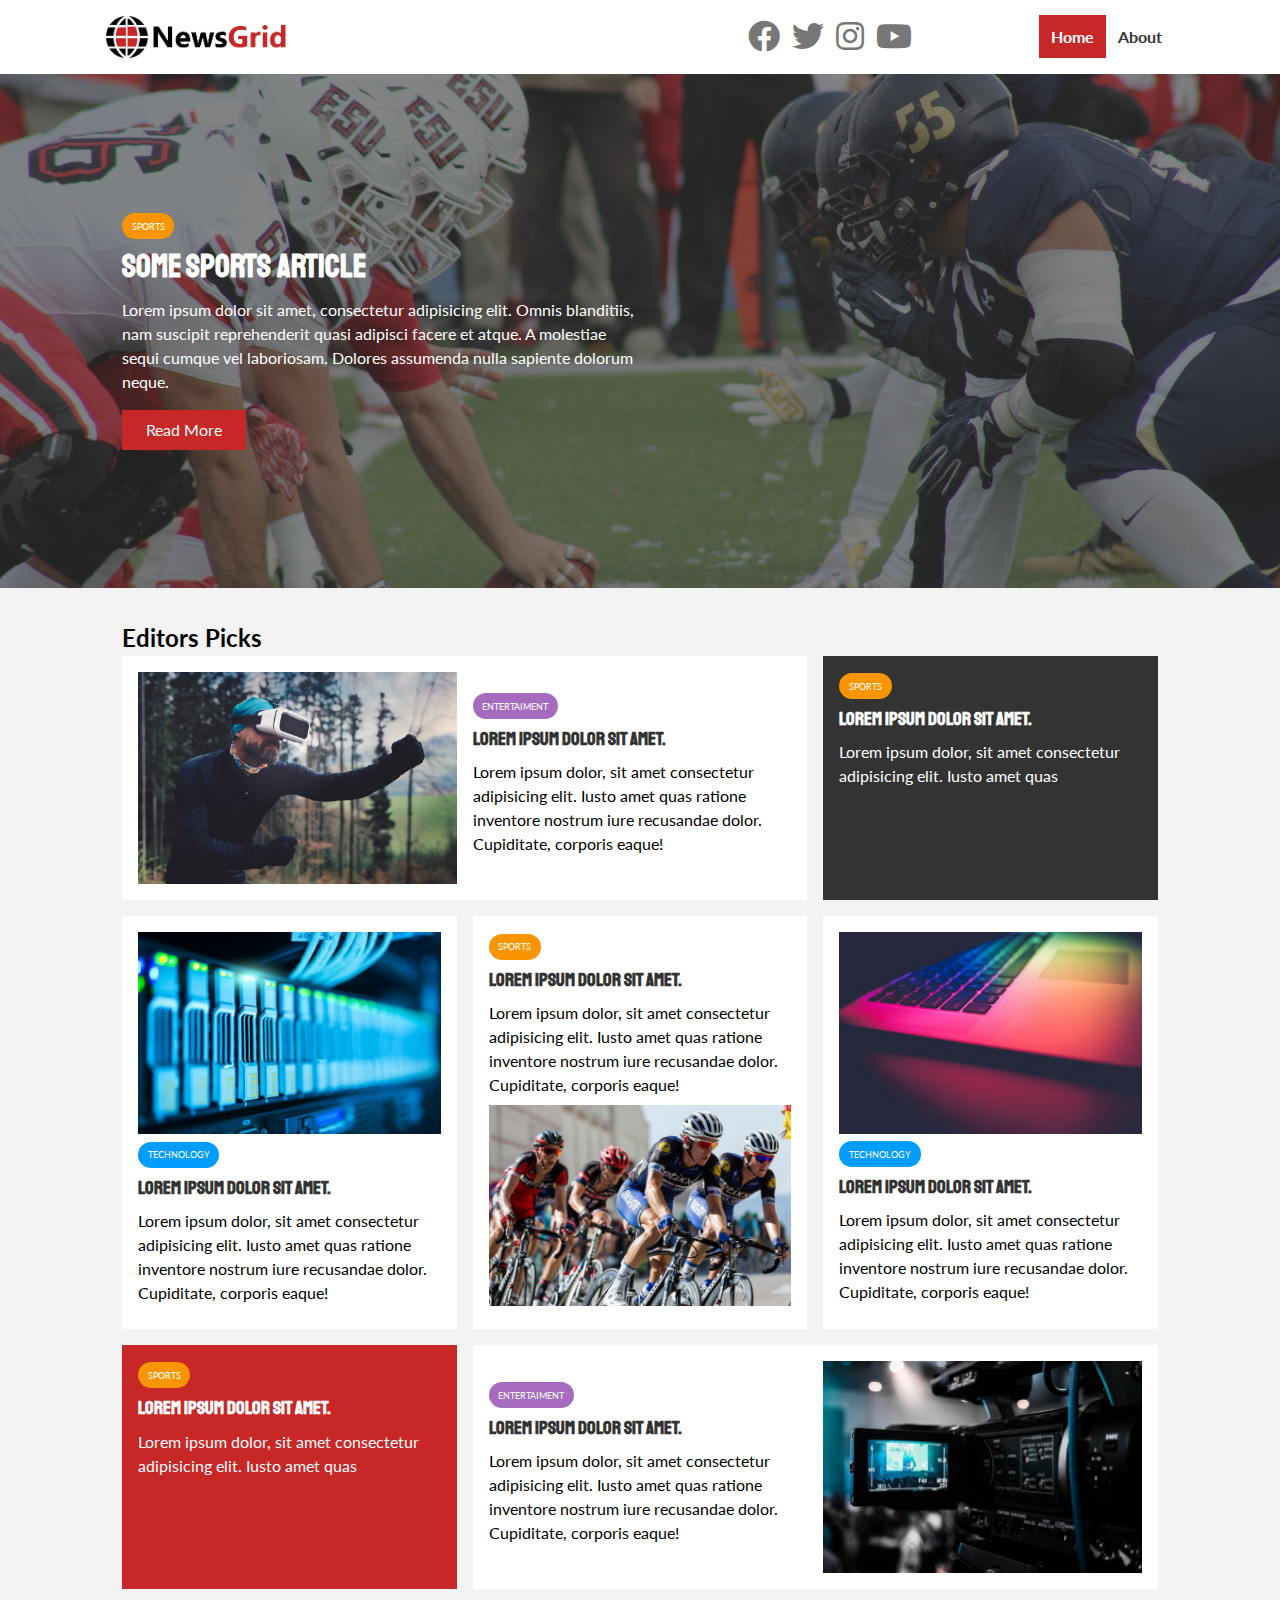
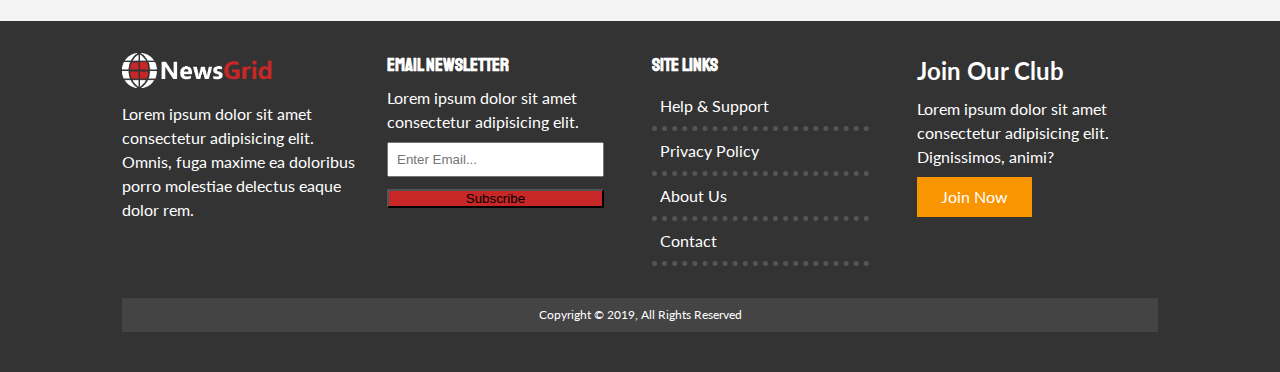
<file: index.html>
<!DOCTYPE html>
<html lang="en">
<head>
  <meta charset="UTF-8">
  <meta name="viewport" content="width=device-width, initial-scale=1.0">
  <link rel="stylesheet" href="https://cdnjs.cloudflare.com/ajax/libs/font-awesome/5.15.1/css/all.min.css">
  <link href="https://fonts.googleapis.com/css2?family=Lato&family=Staatliches&display=swap" rel="stylesheet"> 
  <link rel="stylesheet" href="style.css">
  <link rel="stylesheet" media="screen and (max-width: 768px)" href="./mobile.css">
  <link rel="shortcut icon" type="image/x-icon" href="./favicon.ico">
  <title>NewsGrid | Latest News</title>
</head>
<body>
  <nav id="main-nav">
    <div class="container">
      <img src="img/logo.png" alt="NewsGrid" class="logo">
      <div class="social">
        <a href="http://facebook.com" target="_blank"><i class="fab fa-facebook fa-2x"></i></a>
        <a href="http://twitter.com" target="_blank"><i class="fab fa-twitter fa-2x"></i></a>
        <a href="http://instagram.com" target="_blank"><i class="fab fa-instagram fa-2x"></i></a>
        <a href="http://youtube.com" target="_blank"><i class="fab fa-youtube fa-2x"></i></a>
      </div>
      <ul>
        <li><a href="index.html" class="current">Home</a></li>
        <li><a href="about.html" >About</a></li>
      </ul>  
    </div>
  </nav>

<!-- Showcase -->
<header id="showcase">
  <div class="container">
    <div class="showcase-container">
      <div class="showcase-content">
        <div class="category category-sports"> Sports </div>
        <h1>Some Sports Article</h1>
        <p>Lorem ipsum dolor sit amet, consectetur adipisicing elit. Omnis blanditiis, nam suscipit reprehenderit quasi adipisci facere et atque. A molestiae sequi cumque vel laboriosam. Dolores assumenda nulla sapiente dolorum neque.</p>
        <a href="article.html" class="btn btn-primary">Read More</a>
      </div>
    </div>
  </div>
</header>

<!-- Home Articles -->
<section id="home-articles" class="py-2">
  <div class="container">
    <h2>Editors Picks</h2>
    <div class="articles-container">

      <article class='card'>
          <img src="img/articles/ent1.jpg" alt="">
          <div>
            <div class="category category-ent">Entertaiment</div>
            <h3><a href="article.html">Lorem ipsum dolor sit amet.</a></h3>
            <p>Lorem ipsum dolor, sit amet consectetur adipisicing elit. Iusto amet quas ratione inventore nostrum iure recusandae dolor. Cupiditate, corporis eaque!</p>
          </div>
      </article>

      <article class='card bg-dark'>
          <div class="category category-sports">Sports</div>
          <h3><a href="article.html">Lorem ipsum dolor sit amet.</a></h3>
          <p>Lorem ipsum dolor, sit amet consectetur adipisicing elit. Iusto amet quas 
      </article>

      <article class='card'>
        <img src="img/articles/tech1.jpg" alt="">
          <div class="category category-tech">Technology</div>
          <h3><a href="article.html">Lorem ipsum dolor sit amet.</a></h3>
          <p>Lorem ipsum dolor, sit amet consectetur adipisicing elit. Iusto amet quas ratione inventore nostrum iure recusandae dolor. Cupiditate, corporis eaque!</p>
      </article>


      <article class='card'>
          <div class="category category-sports">Sports</div>
          <h3><a href="article.html">Lorem ipsum dolor sit amet.</a></h3>
          <p>Lorem ipsum dolor, sit amet consectetur adipisicing elit. Iusto amet quas ratione inventore nostrum iure recusandae dolor. Cupiditate, corporis eaque!</p>
          <img src="img/articles/sports1.jpg" alt="">
      </article>

      <article class='card'>
        <img src="img/articles/tech2.jpg" alt="">
          <div class="category category-tech">Technology</div>
          <h3><a href="article.html">Lorem ipsum dolor sit amet.</a></h3>
          <p>Lorem ipsum dolor, sit amet consectetur adipisicing elit. Iusto amet quas ratione inventore nostrum iure recusandae dolor. Cupiditate, corporis eaque!</p>
      </article>

      <article class='card bg-primary'>
        <div class="category category-sports">Sports</div>
        <h3><a href="article.html">Lorem ipsum dolor sit amet.</a></h3>
        <p>Lorem ipsum dolor, sit amet consectetur adipisicing elit. Iusto amet quas 
      </article>

      <article class='card'>
        <div>
          <div class="category category-ent">Entertaiment</div>
          <h3><a href="article.html">Lorem ipsum dolor sit amet.</a></h3>
          <p>Lorem ipsum dolor, sit amet consectetur adipisicing elit. Iusto amet quas ratione inventore nostrum iure recusandae dolor. Cupiditate, corporis eaque!</p>
        </div>
        <img src="img/articles/ent2.jpg" alt="">
      </article>
    </section>


<!-- Footer -->
<footer id="main-footer" class="py-2">
  <div class="container footer-container">
    <div>
      <img src="img/logo_light.png" alt="NewsGrid">
      <p>Lorem ipsum dolor sit amet consectetur adipisicing elit. Omnis, fuga maxime ea doloribus porro molestiae delectus eaque dolor rem.</p>
    </div>
    <div>
      <h3>Email Newsletter</h3>
      <p>Lorem ipsum dolor sit amet consectetur adipisicing elit.</p>
      <form name="contact" method="POST" data-netlify="true">
        <input type="email" name='email' placeholder="Enter Email...">
        <input type="submit" value="Subscribe" class="bnt btn-primary">
      </form>
    </div>

    <div>
      <h3>Site Links</h3>
      <ul class="list">
        <li><a href="#">Help & Support</a></li>
        <li><a href="#">Privacy Policy</a></li>
        <li><a href="#">About Us</a></li>
        <li><a href="#">Contact</a></li>
      </ul>
    </div>

    <div>
      <h2>Join Our Club</h2>
      <p>Lorem ipsum dolor sit amet consectetur adipisicing elit. Dignissimos, animi?</p>
      <a href="#" class="btn btn-secondary">Join Now</a>
    </div>

    <p>
      Copyright &copy; 2019, All Rights Reserved
    </p>


  </div>
</footer>




    </div>
  </div>


  


</body>
</html>
</file>
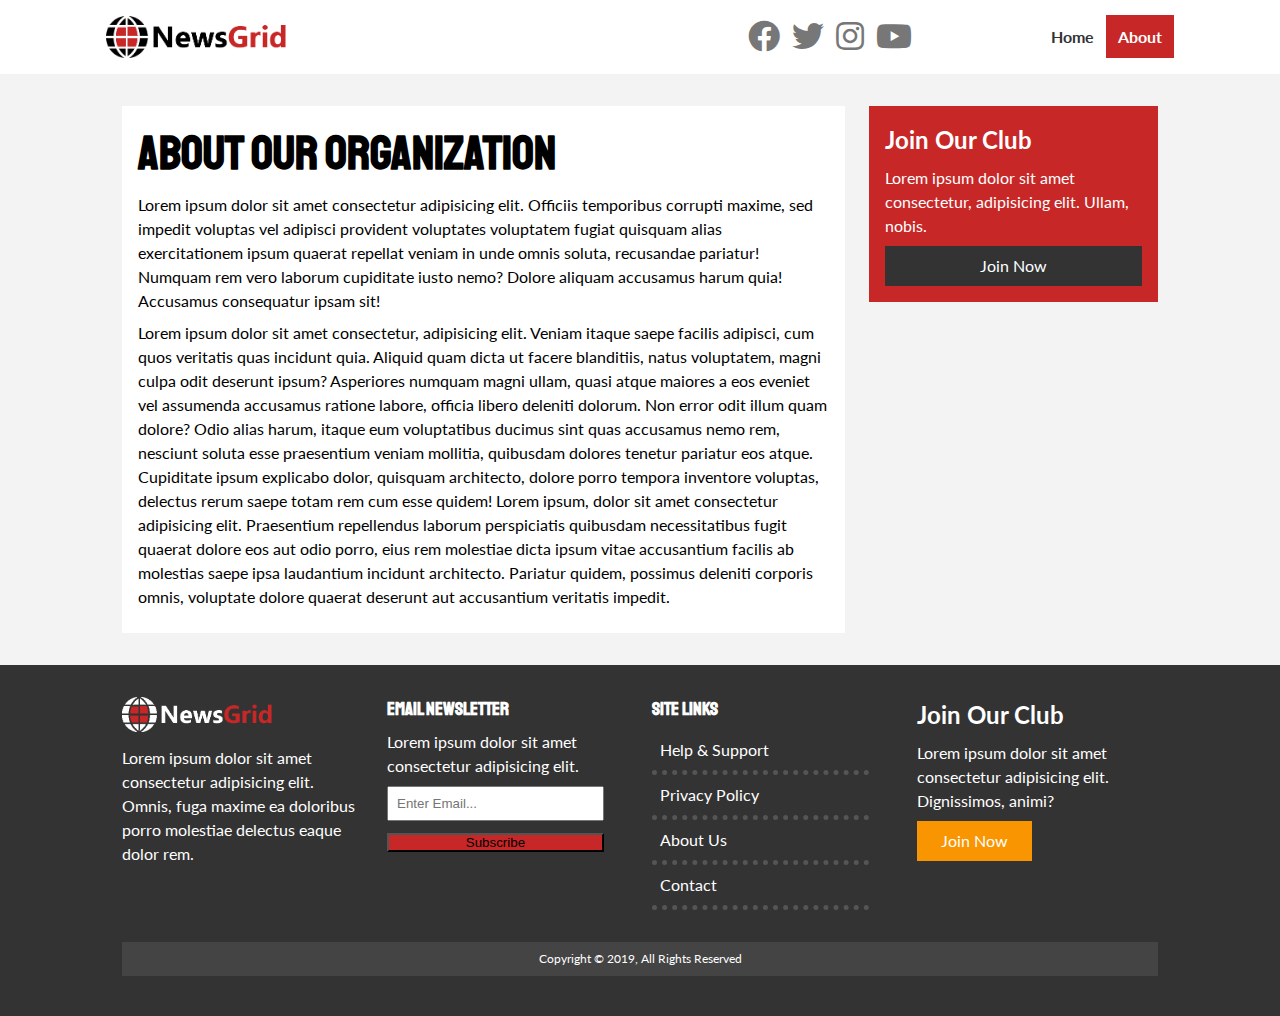
<file: about.html>
<!DOCTYPE html>
<html lang="en">
<head>
  <meta charset="UTF-8">
  <meta name="viewport" content="width=device-width, initial-scale=1.0">
  <link rel="stylesheet" href="https://cdnjs.cloudflare.com/ajax/libs/font-awesome/5.15.1/css/all.min.css">
  <link href="https://fonts.googleapis.com/css2?family=Lato&family=Staatliches&display=swap" rel="stylesheet"> 
  <link rel="stylesheet" href="style.css">
  <link rel="stylesheet" media="screen and (max-width: 768px)" href="./mobile.css">
  <link rel="shortcut icon" type="image/x-icon" href="./favicon.ico">
  <title>NewsGrid | About</title>
</head>
<body>

  <!-- Navbar -->
  <nav id="main-nav">
    <div class="container">
      <img src="img/logo.png" alt="NewsGrid" class="logo">
      <div class="social">
        <a href="http://facebook.com" target="_blank"><i class="fab fa-facebook fa-2x"></i></a>
        <a href="http://twitter.com" target="_blank"><i class="fab fa-twitter fa-2x"></i></a>
        <a href="http://instagram.com" target="_blank"><i class="fab fa-instagram fa-2x"></i></a>
        <a href="http://youtube.com" target="_blank"><i class="fab fa-youtube fa-2x"></i></a>
      </div>
      <ul>
        <li><a href="index.html" >Home</a></li>
        <li><a href="about.html"  class="current">About</a></li>
      </ul>  
    </div>
  </nav>
<!-- Section About -->
<section id="about">
  <div class="container">
    <div class="page-container">
      <article class="card">
        <h1 class='l-heading'>About Our Organization</h1>
        <p>Lorem ipsum dolor sit amet consectetur adipisicing elit. Officiis temporibus corrupti maxime, sed impedit voluptas vel adipisci provident voluptates voluptatem fugiat quisquam alias exercitationem ipsum quaerat repellat veniam in unde omnis soluta, recusandae pariatur! Numquam rem vero laborum cupiditate iusto nemo? Dolore aliquam accusamus harum quia! Accusamus consequatur ipsam sit!</p>
        <p>Lorem ipsum dolor sit amet consectetur, adipisicing elit. Veniam itaque saepe facilis adipisci, cum quos veritatis quas incidunt quia. Aliquid quam dicta ut facere blanditiis, natus voluptatem, magni culpa odit deserunt ipsum? Asperiores numquam magni ullam, quasi atque maiores a eos eveniet vel assumenda accusamus ratione labore, officia libero deleniti dolorum. Non error odit illum quam dolore? Odio alias harum, itaque eum voluptatibus ducimus sint quas accusamus nemo rem, nesciunt soluta esse praesentium veniam mollitia, quibusdam dolores tenetur pariatur eos atque. Cupiditate ipsum explicabo dolor, quisquam architecto, dolore porro tempora inventore voluptas, delectus rerum saepe totam rem cum esse quidem! Lorem ipsum, dolor sit amet consectetur adipisicing elit. Praesentium repellendus laborum perspiciatis quibusdam necessitatibus fugit quaerat dolore eos aut odio porro, eius rem molestiae dicta ipsum vitae accusantium facilis ab molestias saepe ipsa laudantium incidunt architecto. Pariatur quidem, possimus deleniti corporis omnis, voluptate dolore quaerat deserunt aut accusantium veritatis impedit.</p>
      </article>
      <aside class= "card bg-primary">
        <h2>Join Our Club</h2>
        <p>Lorem ipsum dolor sit amet consectetur, adipisicing elit. Ullam, nobis.</p>
        <a href="" class="btn btn-dark btn-block">Join Now</a>
      </aside>

    </div>
  </div>
</section>




<!-- Footer -->
<footer id="main-footer" class="py-2">
  <div class="container footer-container">
    <div>
      <img src="img/logo_light.png" alt="NewsGrid">
      <p>Lorem ipsum dolor sit amet consectetur adipisicing elit. Omnis, fuga maxime ea doloribus porro molestiae delectus eaque dolor rem.</p>
    </div>
    <div>
      <h3>Email Newsletter</h3>
      <p>Lorem ipsum dolor sit amet consectetur adipisicing elit.</p>
      <form name="contact" method="POST" data-netlify="true">
        <input type="email" name='email' placeholder="Enter Email...">
        <input type="submit" value="Subscribe" class="bnt btn-primary">
      </form>
    </div>

    <div>
      <h3>Site Links</h3>
      <ul class="list">
        <li><a href="#">Help & Support</a></li>
        <li><a href="#">Privacy Policy</a></li>
        <li><a href="#">About Us</a></li>
        <li><a href="#">Contact</a></li>
      </ul>
    </div>

    <div>
      <h2>Join Our Club</h2>
      <p>Lorem ipsum dolor sit amet consectetur adipisicing elit. Dignissimos, animi?</p>
      <a href="#" class="btn btn-secondary">Join Now</a>
    </div>

    <p>
      Copyright &copy; 2019, All Rights Reserved
    </p>


  </div>
</footer>




    </div>
  </div>


  


</body>
</html>
</file>
<file: style.css>
:root {
  --primary-color: #c72727;
  --secondary-color: #f99500;
  --light-color: #f3f3f3;
  --dark-color: #333;
  --max-width: 1100px;
}

.category {
  --sports-color: #f99500;
  --ent-color: #a66bbe;
  --tech-color: #009cff;
}

* {
  margin: 0;
  padding: 0;
  box-sizing: border-box;
}

body {
  font-family: "Lato", sans-serif;
  line-height: 1.5;
  background: var(--light-color);
}

a {
  color: #333;
  text-decoration: none;
}

ul {
  list-style: none;
}

p {
  margin: 0.5rem 0;
}

img {
  width: 100%;
}

h1, h3, h4, h5 ,h6 {
  font-family: "Staatliches", cursive;
  margin-bottom: .55rem;
  line-height: 1.3;
}

/* Utility */
.container {
  max-width: var(--max-width);
  margin: auto;
  padding: 0 2rem;
  overflow: hidden;
}

.category {
  display: inline-block;
  color: #fff;
  font-size: 0.55rem;
  text-transform: uppercase;
  padding: 0.4rem 0.6rem;
  border-radius: 15px;
  margin-bottom: 0.5rem;
}

.category-sports {
  background: var(--sports-color)
}
.category-ent {
  background: var(--ent-color)
}
.category-tech {
  background: var(--tech-color)
}

.btn {
  display: inline-block;
  border: none;
  background: var(--dark-color);
  color: #fff;
  padding: 0.5rem 1.5rem;
}

.btn-light { background: var(--light-color)}
.btn-primary { background: var(--primary-color)}
.btn-secondary { background: var(--secondary-color)}


.btn:hover {
  opacity:0.9;
}

.btn-block {
  display: block;
  width: 100%;
  text-align: center;
}

.card {
  background: #fff;
  padding: 1rem;
}

.bg-dark {
  background: var(--dark-color);
  color: #fff;
}

.bg-primary {
  background: var(--primary-color);
  color: #fff;
}

.bg-secondary {
  background: var(--secondary-color);
  color: #fff;
}

.bg-dark h1,
.bg-dark h2,
.bg-dark-h3,
.bg-dark a,
.bg-primary h1,
.bg-primary h2,
.bg-primary h3,
.bg-primary a,
.bg-secondary h1, 
.bg-secondary h2, 
.bg-secondary h3,
.bg-secondary a{
  color: #fff;
}



.py-1 {padding: 1.5rem 0}
.py-2 {padding: 2rem 0}
.py-3 {padding: 3rem 0}

.p-1 {padding: 1.5rem}
.p-2 {padding: 2rem}
.p-3 {padding: 3rem}

.l-heading {
  font-size: 3rem;
}


.list li {
  padding: .5rem ;
  border-bottom: #555 dotted 5px;
  width: 90%;
}

.list li a:hover {
  color: var(--primary-color) !important;
}

/* Inner page grid container */
.page-container {
  display: grid;
  grid-template-columns: 5fr 2fr;
  margin: 2rem 0;
  grid-gap: 1.5rem;
}

.page-container > *:first-child {
  grid-row: 1 / span 3;
}

/* Navigation */
#main-nav {
  background: #fff;
  position: sticky;
  top:0;
  z-index: 2;
}

#main-nav .container {
  display: grid;
  grid-template-columns: 6fr 3fr 2fr;
  padding: 1rem;
  align-items: center;
}

#main-nav .logo {
  width: 180px;
}

#main-nav ul {
  justify-self: end;
  display: flex; 
}

#main-nav ul li a {
  padding: 0.75rem;
  font-weight: bold;
}

#main-nav ul li a.current {
  background: var(--primary-color);
  color: #fff;
}

#main-nav ul li a:hover {
  background: var(--light-color);
  color: var(--dark-color);
}

#main-nav .social {
  justify-self: center;
}

#main-nav .social i {
  color: #777;
  margin-right: 0.5rem;
}

/* Showcase */
#showcase {
  color: #fff;
  background: #333;
  padding: 2rem;
  position: relative;
}

#showcase:before {
  content: '';
  background: url('./img/featured.jpg') no-repeat center center/cover;
  position: absolute;
  top: 0;
  left: 0;
  width: 100%;
  height: 100%;
  opacity:0.4;
}

#showcase .showcase-container {
  display: grid;
  grid-template-columns:repeat(2, 1fr);
  justify-content: center;
  align-items: center;
  height: 50vh;
}

#showcase .showcase-content {
  z-index: 1;

}

#showcase .showcase-content p {
   margin-bottom: 1rem;
}

/* Home Articles */
#home-articles .articles-container {
  display: grid;
  grid-template-columns: repeat(3,1fr);
  grid-gap: 1rem;
}

#home-articles .articles-container > *:first-child,
#home-articles .articles-container > *:last-child {
  display: grid;
  grid-template-columns: repeat(2,1fr);
  grid-gap: 1rem;
  align-items: center;
  grid-column: 1 / span 2;
}

#home-articles .articles-container > *:last-child  {
  grid-column: 2 / span 2;
}


#article .meta {
  display: flex;
  justify-content: space-between;
  align-items: center;
  background: #eee;
  padding: 0.5rem;
}

#article .meta .category {
  margin-top: 0.5rem;
}


/* Footer */
#main-footer {
  background: var(--dark-color);
  color: #fff;
}

#main-footer img {
  width: 150px;
}

#main-footer a {
  color: #fff;
}

#main-footer .footer-container {
  display: grid;
  grid-template-columns: repeat(4,1fr);
  grid-gap: 1.5rem;
}

#main-footer .footer-container > *:last-child {
  background: #444;
  grid-column: 1 / span 4;
  padding: 0.5rem;
  text-align: center;
  font-size: 0.75rem;
}

#main-footer .footer-container input[type="email"] {
  width: 90%;
  padding: 0.5rem;
  margin-bottom: 0.5rem;
}

#main-footer .footer-container input[type='submit']{
  width: 90%;
}
</file>
<file: mobile.css>
/* Navigation */
#main-nav .container .social {
  display: none;
}

#main-nav .container {
  grid-template-columns: 1fr;
  grid-gap: 1.2rem;
}

#main-nav ul,
#main-nav .logo {
  justify-self: center;
}

#main-nav ul li a {
  padding: 0.5rem;
}


#home-articles .articles-container {
  grid-template-columns: repeat(2, 1fr);
}

#home-articles .articles-container > *:first-child,
#home-articles .articles-container > *:last-child  {
  grid-template-columns: 1fr;
  grid-column: 1;
}

@media(max-width: 600px) {
  /* Stack Grid Items */
  #showcase .showcase-container,
  #home-articles .articles-container,
  #main-footer .footer-container {
    grid-template-columns: 1fr;
  }

  #main-footer .footer-container > *:last-child {
    grid-column: 1;
  }

  #main-footer .footer-container > * {
    border-bottom: #444 dotted 1px;
    padding-bottom: 1rem;
  }
  #main-footer .footer-container > *:last-child,
  #main-footer .footer-container > *:nth-child(3),
  #main-footer .footer-container > *:nth-child(4) {
    border: none;
  }
  .page-container{
    grid-template-columns: 1fr;
    text-align: center;
  }
  .page-container > *:first-child {
    grid-row: 1;
  }

  .l-heding {
    font-size: 2rem;
  }
}
</file>
